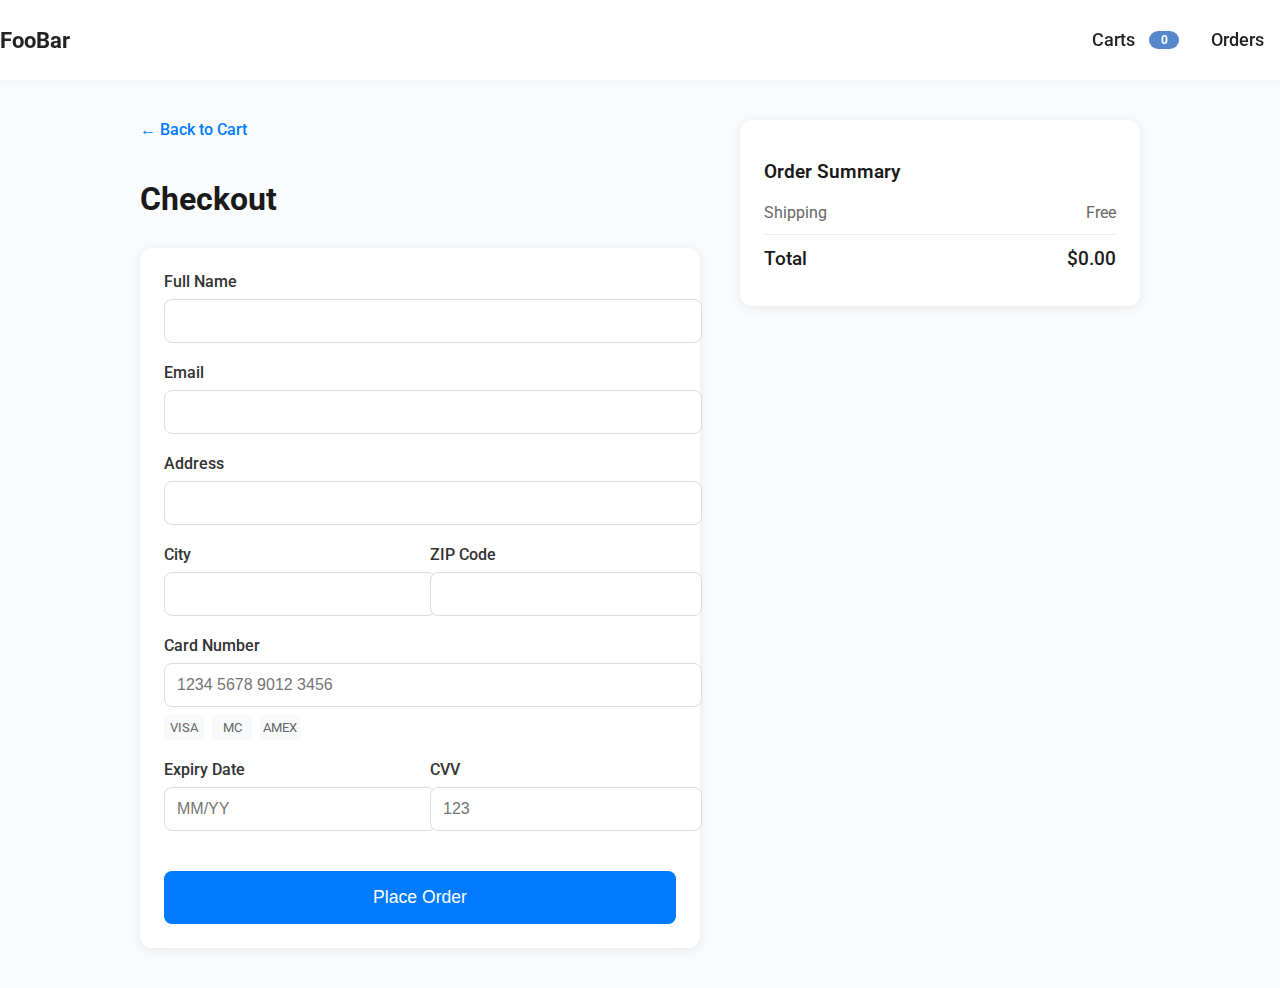
<file: checkout.html>
<!DOCTYPE html>
<html lang="en">
<head>
  <meta charset="UTF-8">
  <meta name="viewport" content="width=device-width, initial-scale=1.0">
  <title>Checkout</title>
  <link href="https://fonts.googleapis.com/css2?family=Roboto:wght@400;500;700&display=swap" rel="stylesheet">
  <link rel="stylesheet" href="styles.css">
  <style>
    .checkout-container {
      max-width: 1000px;
      margin: 40px auto;
      padding: 0 20px;
      display: grid;
      grid-template-columns: 1fr 400px;
      gap: 40px;
    }
    .checkout-header {
      margin-bottom: 30px;
    }
    .checkout-header h1 {
      font-size: 2rem;
      color: #1a1a1a;
      margin-bottom: 8px;
    }
    .checkout-form {
      background: white;
      border-radius: 12px;
      box-shadow: 0 2px 12px rgba(0,0,0,0.08);
      padding: 24px;
    }
    .form-group {
      margin-bottom: 20px;
    }
    .form-group label {
      display: block;
      margin-bottom: 8px;
      color: #333;
      font-weight: 500;
    }
    .form-group input {
      width: 100%;
      padding: 12px;
      border: 1px solid #ddd;
      border-radius: 8px;
      font-size: 1rem;
      transition: border-color 0.2s;
    }
    .form-group input:focus {
      outline: none;
      border-color: #007bff;
      box-shadow: 0 0 0 3px rgba(0,123,255,0.1);
    }
    .form-row {
      display: grid;
      grid-template-columns: 1fr 1fr;
      gap: 20px;
    }
    .order-summary {
      background: white;
      border-radius: 12px;
      box-shadow: 0 2px 12px rgba(0,0,0,0.08);
      padding: 24px;
      height: fit-content;
    }
    .summary-title {
      font-size: 1.2rem;
      font-weight: 600;
      margin-bottom: 20px;
      color: #1a1a1a;
    }
    .summary-item {
      display: flex;
      justify-content: space-between;
      margin-bottom: 12px;
      color: #666;
    }
    .summary-item.total {
      font-size: 1.2rem;
      font-weight: 500;
      color: #1a1a1a;
      border-top: 1px solid #eee;
      padding-top: 12px;
      margin-top: 12px;
    }
    .place-order-btn {
      display: block;
      width: 100%;
      padding: 16px;
      background: #007bff;
      color: white;
      border: none;
      border-radius: 8px;
      font-size: 1.1rem;
      font-weight: 500;
      cursor: pointer;
      transition: background 0.2s;
      margin-top: 20px;
    }
    .place-order-btn:hover {
      background: #0056b3;
    }
    .card-icons {
      display: flex;
      gap: 8px;
      margin-top: 8px;
    }
    .card-icon {
      width: 40px;
      height: 25px;
      background: #f8f9fa;
      border-radius: 4px;
      display: flex;
      align-items: center;
      justify-content: center;
      font-size: 0.8rem;
      color: #666;
    }
    .back-to-cart {
      display: inline-block;
      color: #007bff;
      text-decoration: none;
      margin-bottom: 20px;
      font-weight: 500;
    }
    .back-to-cart:hover {
      text-decoration: underline;
    }
  </style>
</head>
<body>
  <nav class="navbar">
    <div class="navbar-left">
      <a href="index.html" class="site-title">FooBar</a>
    </div>
    <div class="navbar-center">
      <!-- Search bar could be added if needed -->
    </div>
    <div class="navbar-right">
      <a href="cart.html" class="navbar-link">Carts <span id="cartCounter" class="cart-counter">0</span></a>
      <a href="#" class="navbar-link">Orders</a>
    </div>
  </nav>

  <div class="checkout-container">
    <div class="checkout-main">
      <a href="cart.html" class="back-to-cart">&larr; Back to Cart</a>
      <div class="checkout-header">
        <h1>Checkout</h1>
      </div>
      <form class="checkout-form" id="checkoutForm">
        <div class="form-group">
          <label for="fullName">Full Name</label>
          <input type="text" id="fullName" name="fullName" required>
        </div>
        <div class="form-group">
          <label for="email">Email</label>
          <input type="email" id="email" name="email" required>
        </div>
        <div class="form-group">
          <label for="address">Address</label>
          <input type="text" id="address" name="address" required>
        </div>
        <div class="form-row">
          <div class="form-group">
            <label for="city">City</label>
            <input type="text" id="city" name="city" required>
          </div>
          <div class="form-group">
            <label for="zipCode">ZIP Code</label>
            <input type="text" id="zipCode" name="zipCode" required>
          </div>
        </div>
        <div class="form-group">
          <label for="cardNumber">Card Number</label>
          <input type="text" id="cardNumber" name="cardNumber" maxlength="19" placeholder="1234 5678 9012 3456" required>
          <div class="card-icons">
            <div class="card-icon">VISA</div>
            <div class="card-icon">MC</div>
            <div class="card-icon">AMEX</div>
          </div>
        </div>
        <div class="form-row">
          <div class="form-group">
            <label for="expiryDate">Expiry Date</label>
            <input type="text" id="expiryDate" name="expiryDate" maxlength="5" placeholder="MM/YY" required>
          </div>
          <div class="form-group">
            <label for="cvv">CVV</label>
            <input type="text" id="cvv" name="cvv" maxlength="3" placeholder="123" required>
          </div>
        </div>
        <button type="submit" class="place-order-btn">Place Order</button>
      </form>
    </div>
    <div class="order-summary">
      <h2 class="summary-title">Order Summary</h2>
      <div id="orderSummary">
        <!-- Order summary will be populated dynamically -->
      </div>
    </div>
  </div>

  <script>
    // Get cart data from localStorage
    const cart = JSON.parse(localStorage.getItem('cart')) || [];
    
    // Update cart counter
    const cartCounter = document.getElementById('cartCounter');
    if (cartCounter) {
      const totalItems = cart.reduce((sum, item) => sum + item.quantity, 0);
      cartCounter.textContent = totalItems;
    }

    // Calculate total price
    const totalPrice = cart.reduce((sum, item) => {
      const price = parseFloat(item.price.replace('$', ''));
      return sum + (price * item.quantity);
    }, 0);

    // Populate order summary
    const orderSummary = document.getElementById('orderSummary');
    if (orderSummary) {
      const summaryHTML = cart.map(item => `
        <div class="summary-item">
          <span>${item.name} x ${item.quantity}</span>
          <span>$${(parseFloat(item.price.replace('$', '')) * item.quantity).toFixed(2)}</span>
        </div>
      `).join('') + `
        <div class="summary-item">
          <span>Shipping</span>
          <span>Free</span>
        </div>
        <div class="summary-item total">
          <span>Total</span>
          <span>$${totalPrice.toFixed(2)}</span>
        </div>
      `;
      orderSummary.innerHTML = summaryHTML;
    }

    // Handle form submission
    const checkoutForm = document.getElementById('checkoutForm');
    if (checkoutForm) {
      checkoutForm.addEventListener('submit', function(event) {
        event.preventDefault();
        
        // Here you would typically send the order to your backend
        // For now, we'll just show a success message and clear the cart
        alert('Order placed successfully!');
        localStorage.removeItem('cart');
        window.location.href = 'index.html';
      });
    }

    // Format card number input
    const cardNumber = document.getElementById('cardNumber');
    if (cardNumber) {
      cardNumber.addEventListener('input', function(e) {
        let value = e.target.value.replace(/\D/g, '');
        let formattedValue = '';
        for (let i = 0; i < value.length; i++) {
          if (i > 0 && i % 4 === 0) {
            formattedValue += ' ';
          }
          formattedValue += value[i];
        }
        e.target.value = formattedValue;
      });
    }

    // Format expiry date input
    const expiryDate = document.getElementById('expiryDate');
    if (expiryDate) {
      expiryDate.addEventListener('input', function(e) {
        let value = e.target.value.replace(/\D/g, '');
        if (value.length >= 2) {
          value = value.slice(0, 2) + '/' + value.slice(2);
        }
        e.target.value = value;
      });
    }

    // Format CVV input
    const cvv = document.getElementById('cvv');
    if (cvv) {
      cvv.addEventListener('input', function(e) {
        e.target.value = e.target.value.replace(/\D/g, '');
      });
    }
  </script>
</body>
</html>
</file>
<file: styles.css>
body {
  margin: 0;
  font-family: 'Roboto', Arial, sans-serif;
  background: #fafbfc;
  color: #222;
}
.navbar {
  position: sticky;
  top: 0;
  z-index: 1;
  display: flex;
  align-items: center;
  justify-content: space-between;
  width: 100%;
  height: 80px;
  /* padding: 0px 48px 0px 48px; */
  background: #fff;
  box-shadow: 0 2px 8px rgba(0,0,0,0.03);
}
.navbar-left, .navbar-right{
  height: 100%;
}
.navbar-left {
  display: flex;
  align-items: center;
  justify-content: space-between;
}
.navbar-center {
  flex: 4;
  display: flex;
  justify-content: center;
  align-items: center;
  gap: 10px;
  margin-left: 200px;
}
#filterBtn:hover{
  cursor: pointer;
}
.navbar-center input {
  width: 60%;
  max-width: 400px;
  padding: 10px 18px;
  border: 1.5px solid #bbb;
  border-radius: 24px;
  font-size: 1.1rem;
  outline: none;
  transition: border 0.2s;
}
.navbar-center input:focus {
  border: 1.5px solid #007bff;
}
.navbar-right {
  flex: 1;
  display: flex;
  align-items: center;
  justify-content: flex-end;
  font-size: 1.1rem;
}
.navbar-link {
  height: 100%;
  text-decoration: none;
  color: #222;
  font-weight: 500;
  transition: color 0.2s;
  display: flex;
  align-items: center;
  gap: 8px;
  padding: 0px 16px 0px 16px;
}
.navbar-link-highlight{
  color: #007bff;
}
.navbar-link:hover {
  color: #007bff;
}
.navbar-link i {
  transition: color 0.2s;
}
.navbar-link:hover i {
  color: #007bff;
}
.filter {
  width: 32px;
  height: 32px;
  display: flex;
  flex-direction: column;
  justify-content: center;
  cursor: pointer;
  margin-left: 16px;
}
.products-section {
  max-width: 1100px;
  margin: 48px auto 0 auto;
  padding: 0 24px;
}
.products-grid {
  display: flex;
  flex-wrap: wrap;
  gap: 36px;
  justify-content: center;
  padding: 20px 0;
}
.product-card {
  width: 250px;
  height: 350px;
  background: #fff;
  border-radius: 16px;
  box-shadow: 0 2px 12px rgba(0,0,0,0.06);
  padding: 16px;
  display: flex;
  flex-direction: column;
  align-items: center;
  justify-content: space-between;
  transition: box-shadow 0.2s, transform 0.2s;
  border: 1px solid #eee;
  cursor: pointer;
  position: relative;
}
.product-card:hover {
  box-shadow: 0 6px 24px rgba(0,123,255,0.10);
  transform: translateY(-4px) scale(1.03);
  border: 1.5px solid #007bff22;
}
.product-card img {
  width: 120px;
  height: 120px;
  object-fit: contain;
  margin-bottom: 10px;
  border-radius: 8px;
  background: transparent;
  display: block;
  margin-left: auto;
  margin-right: auto;
}
.product-title {
  font-size: 1rem;
  font-weight: 500;
  text-align: center;
  display: -webkit-box;
  -webkit-box-orient: vertical;
  overflow: hidden;
  line-height: 1.3;
}
.product-rating {
  margin: 6px 0;
  font-size: 0.95rem;
  display: flex;
  align-items: center;
  gap: 4px;
  height: 20px;
  width: 100%;
  justify-content: center;
}
.stars {
  color: #FFD700;
  font-size: 1.1em;
  letter-spacing: 1px;
}
.review-count {
  color: #888;
  font-size: 0.98em;
}
.product-price {
  margin-top: auto;
  margin-bottom: auto;
  font-size: 1.05rem;
  font-weight: 700;
  color: #007bff;
  letter-spacing: 0.5px;
  padding: 6px 0;
  width: 100%;
  text-align: center;
}
.product-meta {
  font-size: 0.9rem;
  margin: 6px 0;
  text-align: center;
  height: 20px;
}
.product-meta div {
  margin-bottom: 2px;
}
.condition-badge {
  display: inline;
  padding: 0;
  border-radius: 0;
  font-size: 1em;
  font-weight: 400;
  color: #444;
  background: none;
  box-shadow: none;
  border: none;
  letter-spacing: 0.5px;
}
.condition-badge.new,
.condition-badge.old {
  color: #444;
  border: none;
  text-shadow: none;
}
.product-link {
  text-decoration: none;
  color: inherit;
  width: 100%;
}
.product-link:focus .product-card, .product-link:hover .product-card {
  box-shadow: 0 8px 32px rgba(0,123,255,0.13);
  border: 1.5px solid #007bff44;
}
.sidebar {
  position: fixed;
  top: 0;
  left: 0;
  width: 290px;
  height: 100%;
  background: #fff;
  box-shadow: 2px 0 16px rgba(0,0,0,0.08);
  z-index: 2000;
  transform: translateX(-100%);
  transition: transform 0.3s cubic-bezier(.4,0,.2,1);
  padding: 24px 20px 20px 20px;
  display: flex;
  flex-direction: column;
}
.sidebar.open {
  transform: translateX(0);
}
.sidebar-header {
  display: flex;
  justify-content: space-between;
  align-items: center;
  font-size: 1.2rem;
  font-weight: 700;
  margin-bottom: 18px;
}
.close-sidebar {
  background: none;
  border: none;
  font-size: 2rem;
  cursor: pointer;
  color: #888;
  transition: color 0.2s;
}
.close-sidebar:hover {
  color: #007bff;
}
#filterBtn:hover{
  color: #007bff;
}
.filter-group {
  margin-bottom: 20px;
}
.filter-label {
  font-weight: 600;
  margin-bottom: 6px;
  display: block;
  color: #222;
}
.clear-filters {
  background: #f5f5f5;
  color: #007bff;
  border: none;
  border-radius: 6px;
  padding: 8px 18px;
  font-size: 1rem;
  font-weight: 500;
  cursor: pointer;
  margin-top: 10px;
  transition: background 0.2s, color 0.2s;
}
.clear-filters:hover {
  background: #007bff;
  color: #fff;
}
@media (max-width: 700px) {
  .sidebar {
    width: 90vw;
    min-width: 0;
    padding: 18px 8px 10px 8px;
  }
}
.sidebar-overlay {
  position: fixed;
  top: 0;
  left: 0;
  width: 100vw;
  height: 100vh;
  background: rgba(0,0,0,0.18);
  opacity: 0;
  pointer-events: none;
  z-index: 1500;
  transition: opacity 0.3s cubic-bezier(.4,0,.2,1);
}
.sidebar.open ~ .sidebar-overlay,
.sidebar-overlay.open {
  opacity: 1;
  pointer-events: auto;
}
.sidebar .filter-group select {
  width: 100%;
  padding: 7px 10px;
  border-radius: 6px;
  border: 1.2px solid #bbb;
  font-size: 1rem;
  margin-top: 4px;
  margin-bottom: 2px;
  background: #fafbfc;
  color: #222;
  outline: none;
  transition: border 0.2s;
}
.sidebar .filter-group select:focus {
  border: 1.2px solid #007bff;
}
.site-title {
  font-size: 1.4rem;
  font-weight: 700;
  text-decoration: none;
  color: #222;
}
.site-title:hover {
  color: #007bff;
}
.active-filters {
  display: flex;
  flex-wrap: wrap;
  gap: 8px;
  margin-bottom: 20px;
  min-height: 32px;
}
.filter-tag {
  display: inline-flex;
  align-items: center;
  background: #e3f2fd;
  color: #007bff;
  padding: 6px 12px;
  border-radius: 16px;
  font-size: 0.9rem;
  font-weight: 500;
  gap: 6px;
}
.filter-tag .remove-filter {
  cursor: pointer;
  font-size: 1.1rem;
  line-height: 1;
  padding: 0 2px;
}
.filter-tag .remove-filter:hover {
  color: #0056b3;
}
.add-to-cart-btn {
  background: #007bff;
  color: white;
  border: none;
  border-radius: 8px;
  padding: 8px 12px;
  font-size: 0.95rem;
  font-weight: 500;
  cursor: pointer;
  /* margin-top: 10px; */
  transition: background 0.2s ease;
  width: 90%;
  align-self: center;
}
.add-to-cart-btn:hover {
  background: #0056b3;
}
.cart-counter {
  background-color: #5588cc;
  color: white;
  font-size: 0.75rem;
  font-weight: 700;
  padding: 2px 6px;
  border-radius: 10px;
  margin-left: 6px;
  vertical-align: middle;
  display: inline-block;
  min-width: 18px;
  text-align: center;
  align-self: center;
}
.add-to-cart-controls {
  display: flex;
  align-items: center;
  gap: 10px;
  margin-top: 20px;
  justify-content: flex-start;
}
.quantity-input {
  width: 60px;
  padding: 10px 12px;
  border: 1px solid #ccc;
  border-radius: 6px;
  text-align: center;
  font-size: 1rem;
  -moz-appearance: textfield;
}
.quantity-input::-webkit-outer-spin-button,
.quantity-input::-webkit-inner-spin-button {
  -webkit-appearance: none;
  margin: 0;
}
.product-detail-container .add-to-cart-btn {
  background: #007bff;
  color: white;
  border: none;
  border-radius: 8px;
  padding: 10px 20px;
  font-size: 1.1rem;
  font-weight: 500;
  cursor: pointer;
  transition: background 0.2s ease;
}
.product-detail-container .add-to-cart-btn:hover {
  background: #0056b3;
} 
.user-profile {
  display: flex;
  align-items: center;
  gap: 8px;
  text-decoration: none;
  color: #222;
  font-weight: 500;
  transition: color 0.2s;
}
.user-profile:hover {
  color: #007bff;
}
.user-profile:hover i {
  color: #007bff;
}
</file>
